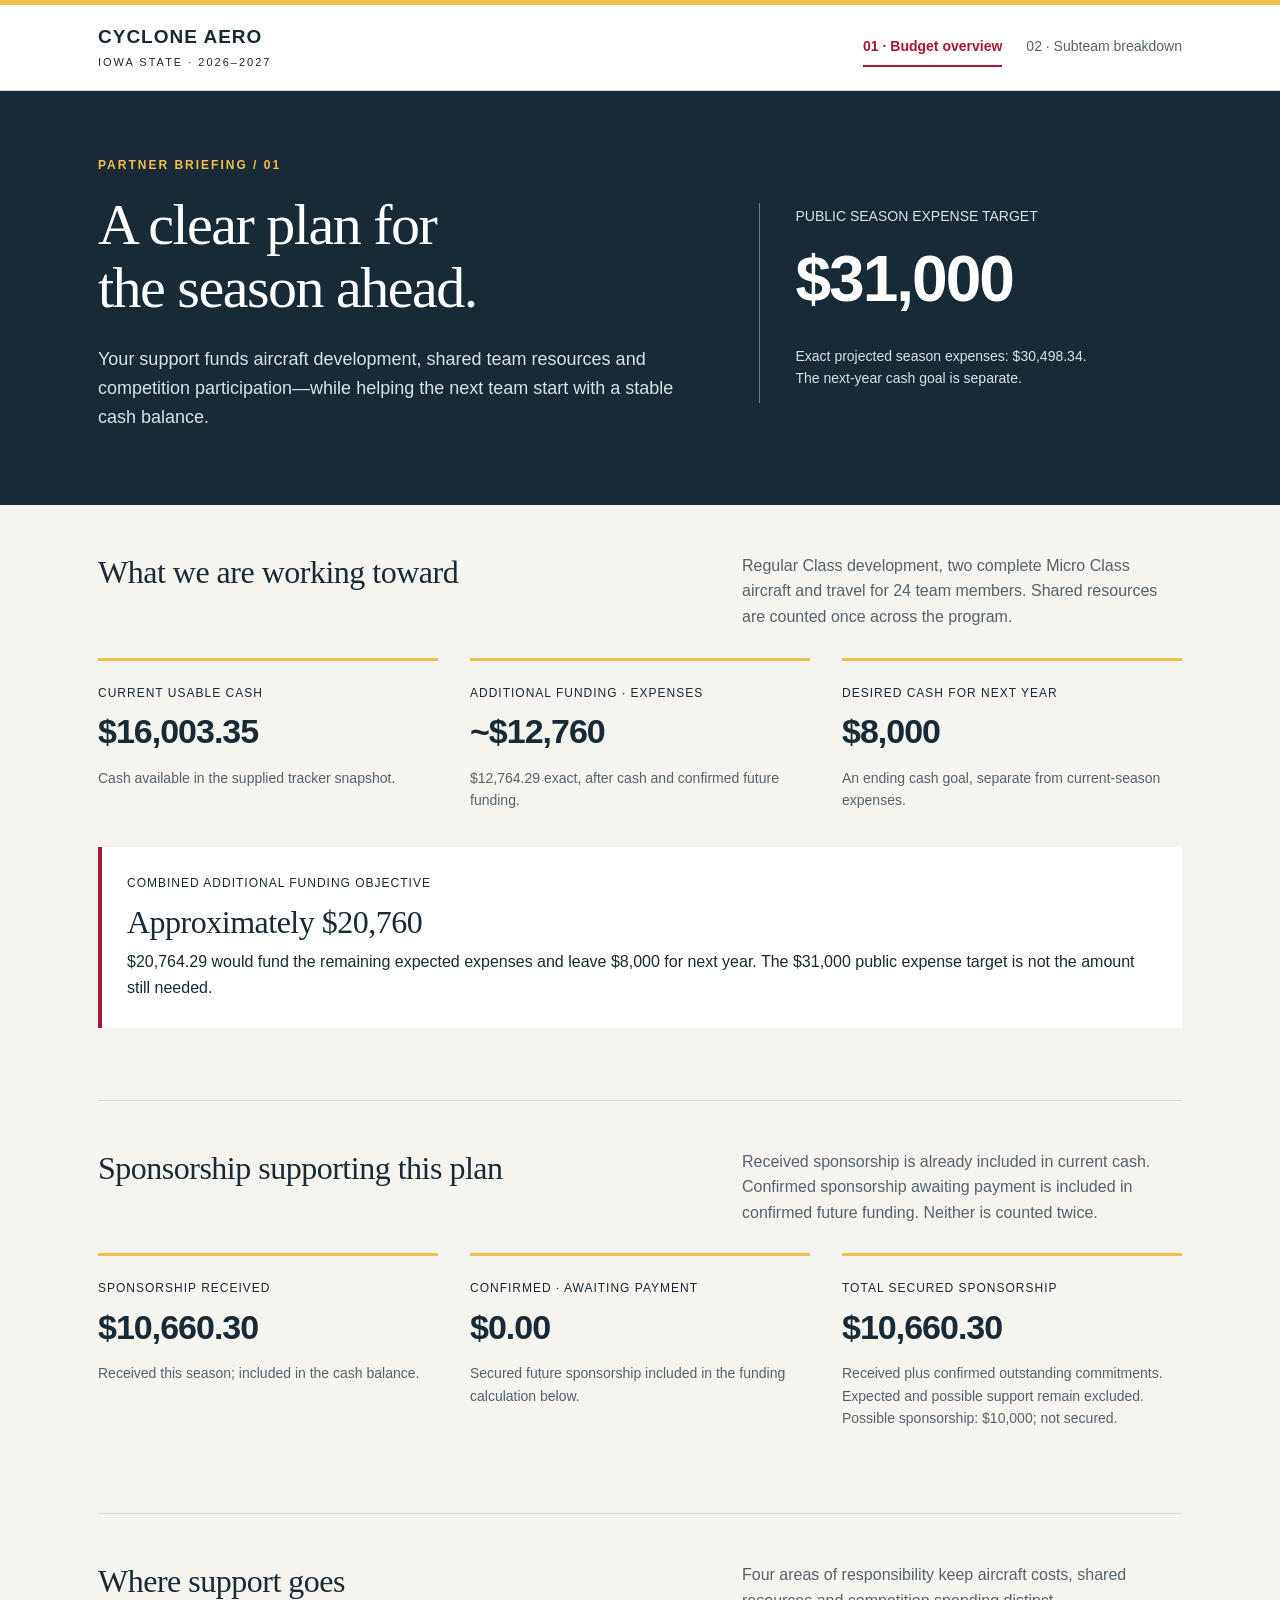
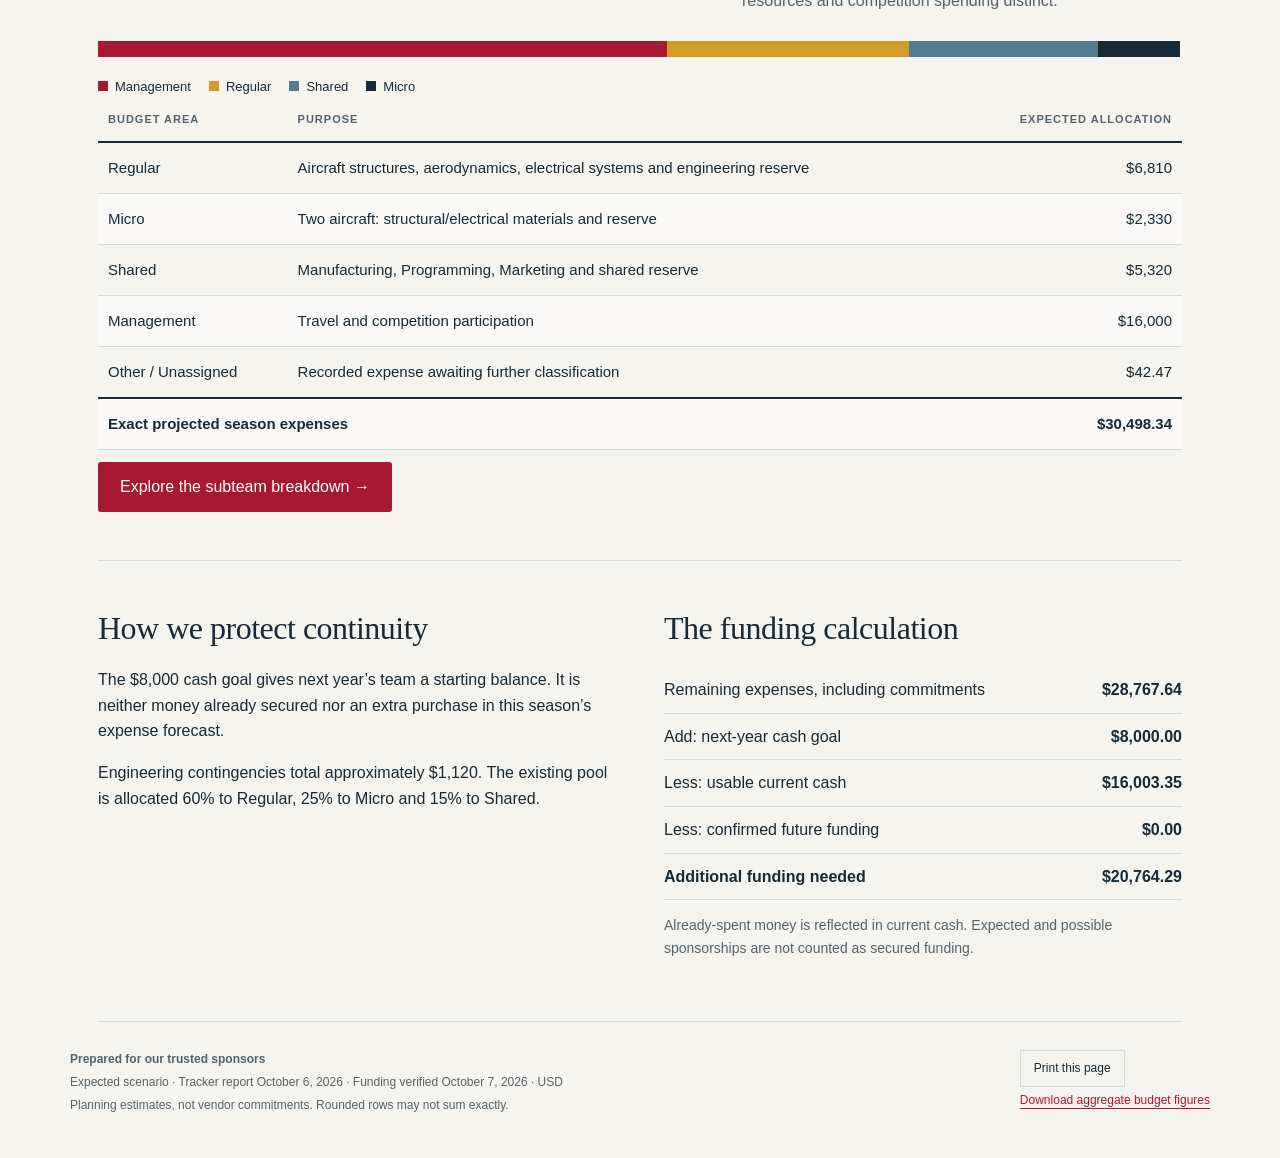
<file: index.html>
<!doctype html><html lang="en"><head><meta charset="utf-8"><meta name="viewport" content="width=device-width,initial-scale=1"><meta name="robots" content="noindex,nofollow"><meta name="description" content="Cyclone Aero Design 2026–2027 budget briefing for trusted sponsors. Budget overview and subteam allocations."><title>Budget overview | Cyclone Aero</title><link rel="stylesheet" href="styles.css"></head><body><header><div class="wrap header"><a class="brand" href="index.html">CYCLONE AERO<small>IOWA STATE · 2026–2027</small></a><nav aria-label="Sponsor briefing"><a href="index.html" aria-current="page">01 · Budget overview</a><a href="subteams.html" >02 · Subteam breakdown</a></nav></div></header><main><section class="hero"><div class="wrap hero-grid"><div><div class="eyebrow">Partner briefing / 01</div><h1>A clear plan for<br>the season ahead.</h1><p>Your support funds aircraft development, shared team resources and competition participation—while helping the next team start with a stable cash balance.</p></div><div class="hero-number"><span>PUBLIC SEASON EXPENSE TARGET</span><strong>$31,000</strong><p>Exact projected season expenses: $30,498.34.<br>The next-year cash goal is separate.</p></div></div></section><div class="wrap"><section class="section"><div class="sectionhead"><h2>What we are working toward</h2><p>Regular Class development, two complete Micro Class aircraft and travel for 24 team members. Shared resources are counted once across the program.</p></div><div class="metrics"><div class="metric"><span class="label">Current usable cash</span><strong>$16,003.35</strong><p>Cash available in the supplied tracker snapshot.</p></div><div class="metric"><span class="label">Additional funding · expenses</span><strong>~$12,760</strong><p>$12,764.29 exact, after cash and confirmed future funding.</p></div><div class="metric"><span class="label">Desired cash for next year</span><strong>$8,000</strong><p>An ending cash goal, separate from current-season expenses.</p></div></div><div class="callout"><span class="label">Combined additional funding objective</span><h2 style="margin:8px 0">Approximately $20,760</h2><p>$20,764.29 would fund the remaining expected expenses and leave $8,000 for next year. The $31,000 public expense target is not the amount still needed.</p></div></section><section class="section"><div class="sectionhead"><h2>Sponsorship supporting this plan</h2><p>Received sponsorship is already included in current cash. Confirmed sponsorship awaiting payment is included in confirmed future funding. Neither is counted twice.</p></div><div class="metrics"><div class="metric"><span class="label">Sponsorship received</span><strong>$10,660.30</strong><p>Received this season; included in the cash balance.</p></div><div class="metric"><span class="label">Confirmed · awaiting payment</span><strong>$0.00</strong><p>Secured future sponsorship included in the funding calculation below.</p></div><div class="metric"><span class="label">Total secured sponsorship</span><strong>$10,660.30</strong><p>Received plus confirmed outstanding commitments. Expected and possible support remain excluded. Possible sponsorship: $10,000; not secured.</p></div></div></section><section class="section"><div class="sectionhead"><h2>Where support goes</h2><p>Four areas of responsibility keep aircraft costs, shared resources and competition spending distinct.</p></div><div class="bar" aria-label="Budget distribution by area"><span style="width:52.4619%;background:#a71930" title="Management"></span><span style="width:22.3148%;background:#d39c29" title="Regular"></span><span style="width:17.4315%;background:#557b8f" title="Shared"></span><span style="width:7.6526%;background:#172a35" title="Micro"></span></div><div class="legend"><span><i class="dot" style="background:#a71930"></i>Management</span><span><i class="dot" style="background:#d39c29"></i>Regular</span><span><i class="dot" style="background:#557b8f"></i>Shared</span><span><i class="dot" style="background:#172a35"></i>Micro</span></div><div class="table-wrap"><table><thead><tr><th>Budget area</th><th>Purpose</th><th class="num">Expected allocation</th></tr></thead><tbody><tr><td>Regular</td><td>Aircraft structures, aerodynamics, electrical systems and engineering reserve</td><td class="num">$6,810</td></tr><tr><td>Micro</td><td>Two aircraft: structural/electrical materials and reserve</td><td class="num">$2,330</td></tr><tr><td>Shared</td><td>Manufacturing, Programming, Marketing and shared reserve</td><td class="num">$5,320</td></tr><tr><td>Management</td><td>Travel and competition participation</td><td class="num">$16,000</td></tr><tr><td>Other / Unassigned</td><td>Recorded expense awaiting further classification</td><td class="num">$42.47</td></tr><tr class="total"><td colspan="2">Exact projected season expenses</td><td class="num">$30,498.34</td></tr></tbody></table></div><a class="action" href="subteams.html">Explore the subteam breakdown →</a></section><section class="section split"><div><h2>How we protect continuity</h2><p>The $8,000 cash goal gives next year’s team a starting balance. It is neither money already secured nor an extra purchase in this season’s expense forecast.</p><p>Engineering contingencies total approximately $1,120. The existing pool is allocated 60% to Regular, 25% to Micro and 15% to Shared.</p></div><div><h2>The funding calculation</h2><div class="ledgerline"><span>Remaining expenses, including commitments</span><strong>$28,767.64</strong></div><div class="ledgerline"><span>Add: next-year cash goal</span><strong>$8,000.00</strong></div><div class="ledgerline"><span>Less: usable current cash</span><strong>$16,003.35</strong></div><div class="ledgerline"><span>Less: confirmed future funding</span><strong>$0.00</strong></div><div class="ledgerline"><strong>Additional funding needed</strong><strong>$20,764.29</strong></div><p class="muted">Already-spent money is reflected in current cash. Expected and possible sponsorships are not counted as secured funding.</p></div></section></div></main><footer class="wrap footer"><div><strong>Prepared for our trusted sponsors</strong><p>Expected scenario · Tracker report October 6, 2026 · Funding verified October 7, 2026 · USD</p><p>Planning estimates, not vendor commitments. Rounded rows may not sum exactly.</p></div><div><button onclick="window.print()">Print this page</button><p><a href="budget-summary.json" download>Download aggregate budget figures</a></p></div></footer></body></html>
</file>
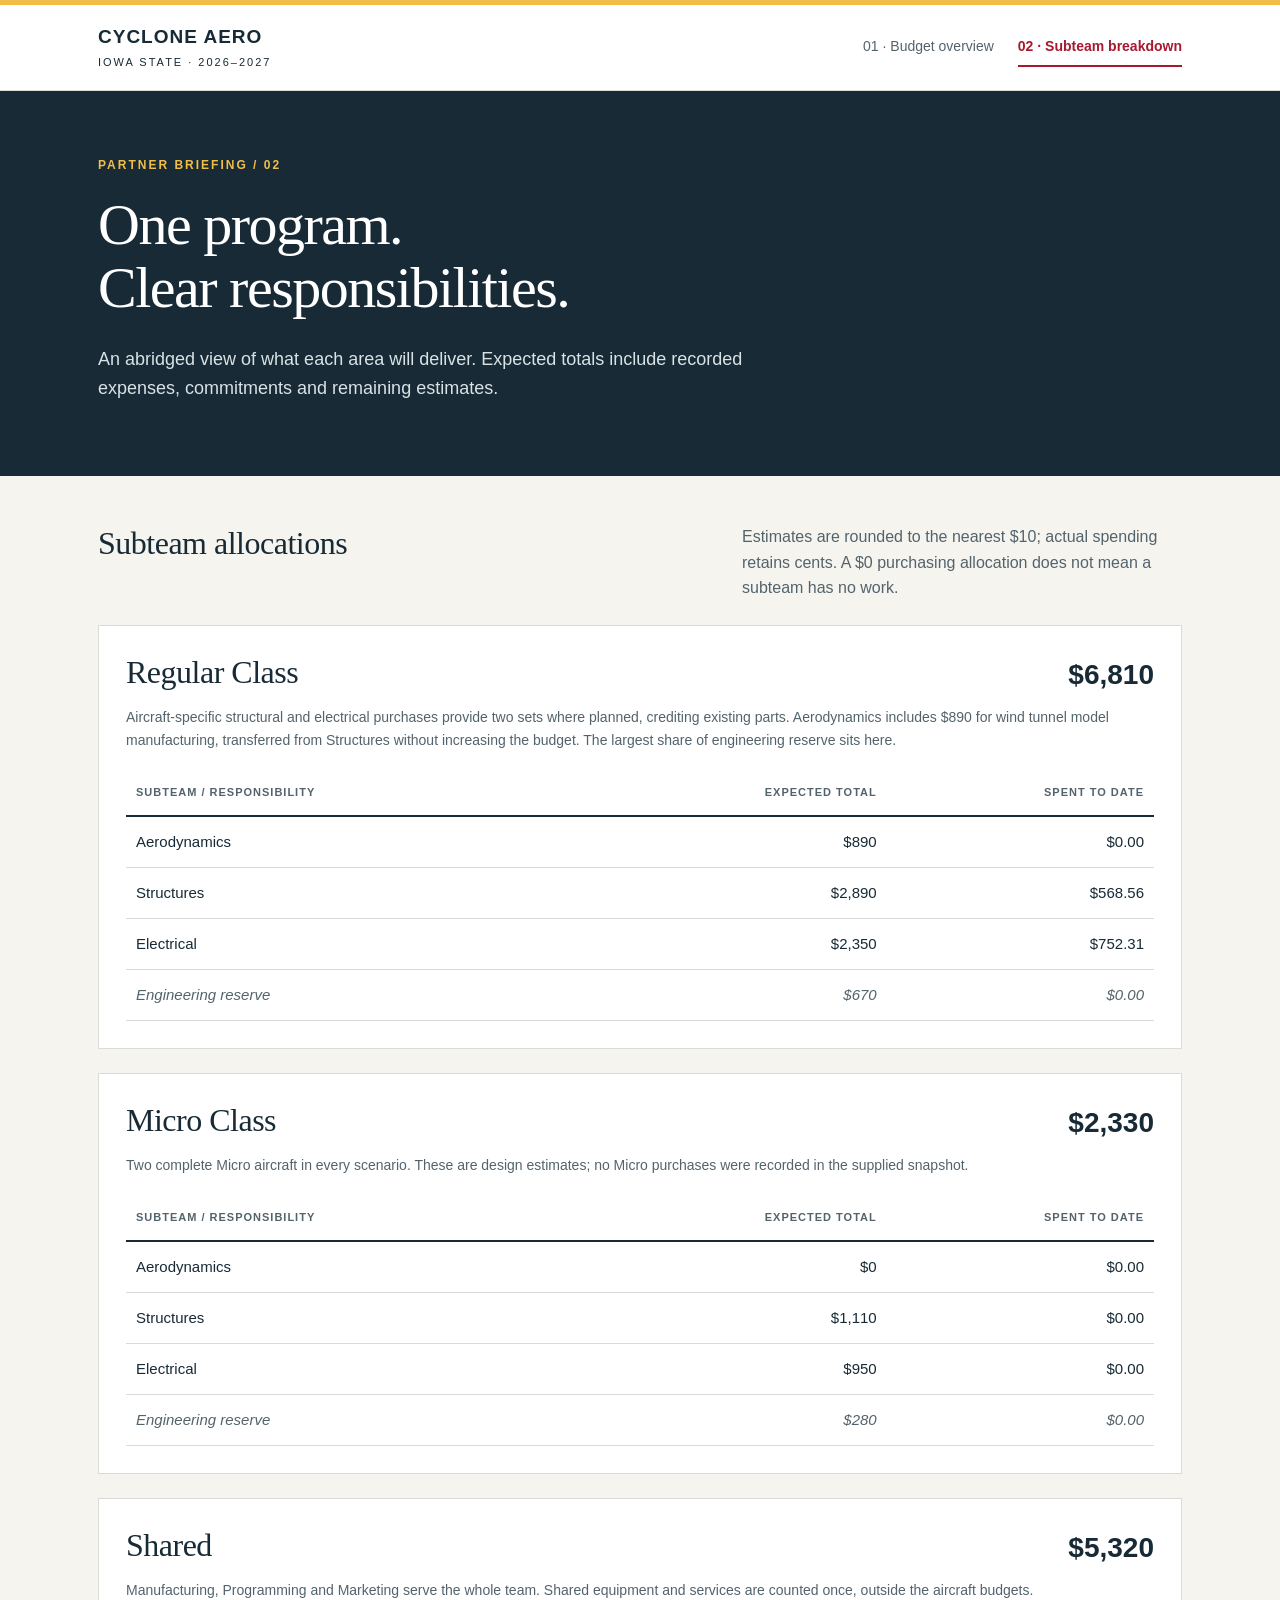
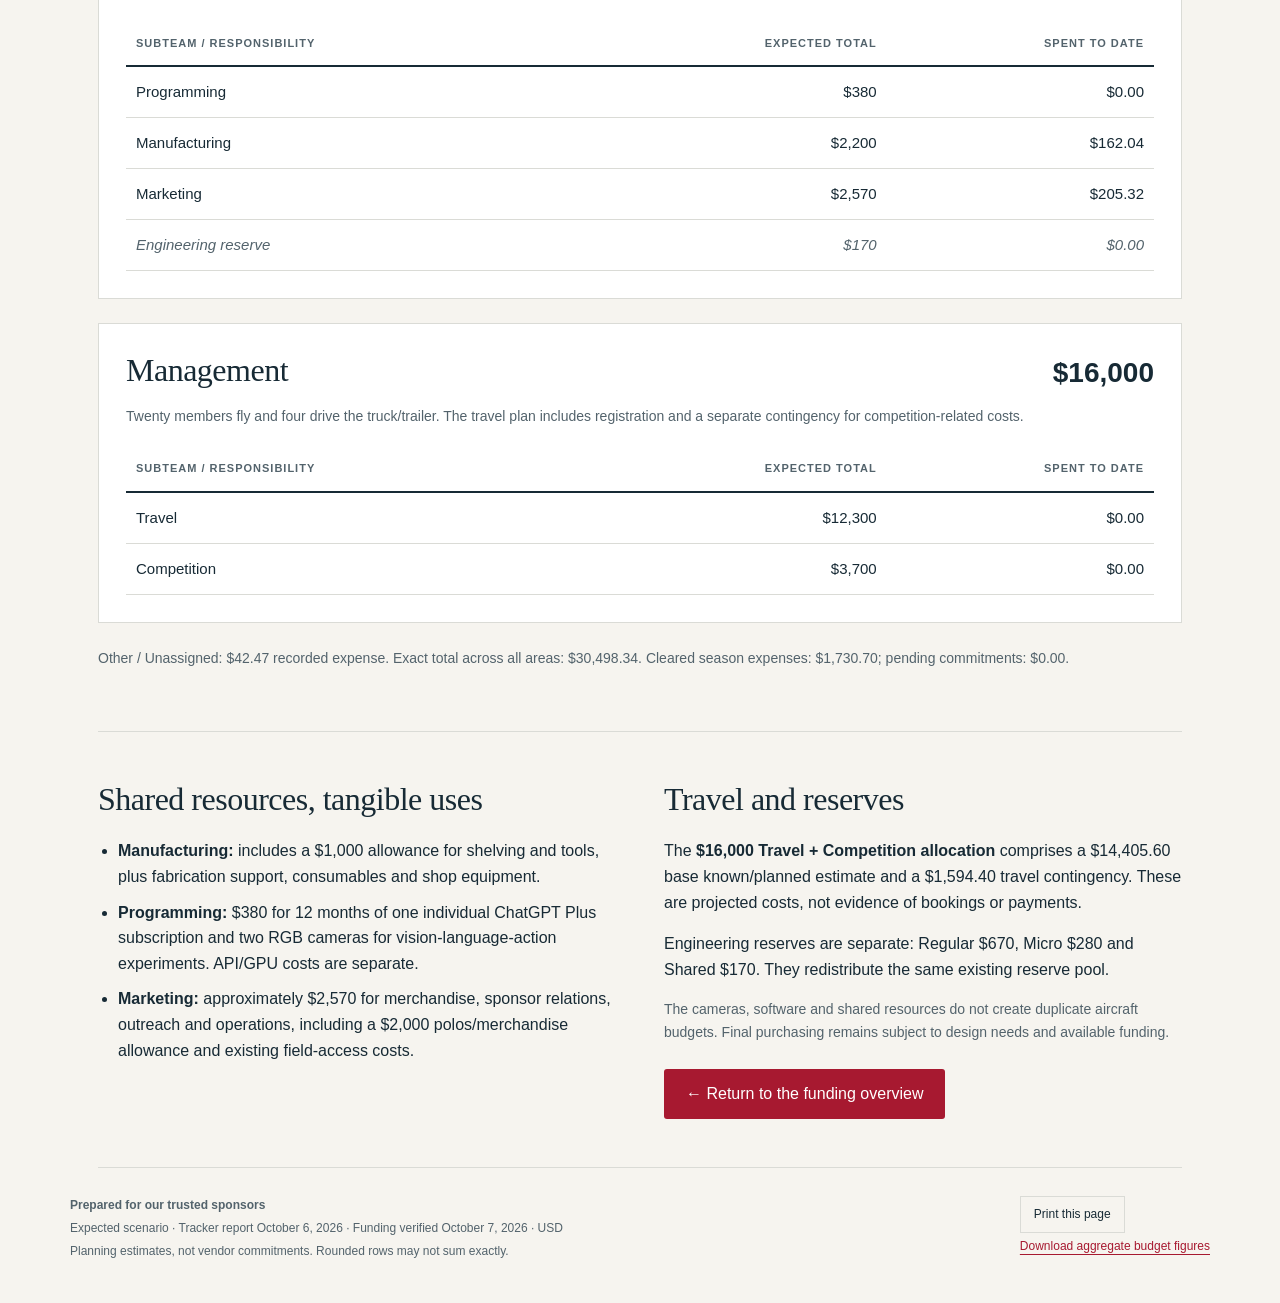
<file: subteams.html>
<!doctype html><html lang="en"><head><meta charset="utf-8"><meta name="viewport" content="width=device-width,initial-scale=1"><meta name="robots" content="noindex,nofollow"><meta name="description" content="Cyclone Aero Design 2026–2027 budget briefing for trusted sponsors. Budget overview and subteam allocations."><title>Subteam breakdown | Cyclone Aero</title><link rel="stylesheet" href="styles.css"></head><body><header><div class="wrap header"><a class="brand" href="index.html">CYCLONE AERO<small>IOWA STATE · 2026–2027</small></a><nav aria-label="Sponsor briefing"><a href="index.html" >01 · Budget overview</a><a href="subteams.html" aria-current="page">02 · Subteam breakdown</a></nav></div></header><main><section class="hero"><div class="wrap"><div class="eyebrow">Partner briefing / 02</div><h1>One program.<br>Clear responsibilities.</h1><p>An abridged view of what each area will deliver. Expected totals include recorded expenses, commitments and remaining estimates.</p></div></section><div class="wrap"><section class="section"><div class="sectionhead"><h2>Subteam allocations</h2><p>Estimates are rounded to the nearest $10; actual spending retains cents. A $0 purchasing allocation does not mean a subteam has no work.</p></div><section class="group"><div class="group-head"><h2>Regular Class</h2><strong>$6,810</strong></div><p class="muted">Aircraft-specific structural and electrical purchases provide two sets where planned, crediting existing parts. Aerodynamics includes $890 for wind tunnel model manufacturing, transferred from Structures without increasing the budget. The largest share of engineering reserve sits here.</p><div class="table-wrap"><table><thead><tr><th>Subteam / responsibility</th><th class="num">Expected total</th><th class="num">Spent to date</th></tr></thead><tbody><tr class=""><td>Aerodynamics</td><td class="num">$890</td><td class="num">$0.00</td></tr><tr class=""><td>Structures</td><td class="num">$2,890</td><td class="num">$568.56</td></tr><tr class=""><td>Electrical</td><td class="num">$2,350</td><td class="num">$752.31</td></tr><tr class="reserve"><td>Engineering reserve</td><td class="num">$670</td><td class="num">$0.00</td></tr></tbody></table></div></section><section class="group"><div class="group-head"><h2>Micro Class</h2><strong>$2,330</strong></div><p class="muted">Two complete Micro aircraft in every scenario. These are design estimates; no Micro purchases were recorded in the supplied snapshot.</p><div class="table-wrap"><table><thead><tr><th>Subteam / responsibility</th><th class="num">Expected total</th><th class="num">Spent to date</th></tr></thead><tbody><tr class=""><td>Aerodynamics</td><td class="num">$0</td><td class="num">$0.00</td></tr><tr class=""><td>Structures</td><td class="num">$1,110</td><td class="num">$0.00</td></tr><tr class=""><td>Electrical</td><td class="num">$950</td><td class="num">$0.00</td></tr><tr class="reserve"><td>Engineering reserve</td><td class="num">$280</td><td class="num">$0.00</td></tr></tbody></table></div></section><section class="group"><div class="group-head"><h2>Shared</h2><strong>$5,320</strong></div><p class="muted">Manufacturing, Programming and Marketing serve the whole team. Shared equipment and services are counted once, outside the aircraft budgets.</p><div class="table-wrap"><table><thead><tr><th>Subteam / responsibility</th><th class="num">Expected total</th><th class="num">Spent to date</th></tr></thead><tbody><tr class=""><td>Programming</td><td class="num">$380</td><td class="num">$0.00</td></tr><tr class=""><td>Manufacturing</td><td class="num">$2,200</td><td class="num">$162.04</td></tr><tr class=""><td>Marketing</td><td class="num">$2,570</td><td class="num">$205.32</td></tr><tr class="reserve"><td>Engineering reserve</td><td class="num">$170</td><td class="num">$0.00</td></tr></tbody></table></div></section><section class="group"><div class="group-head"><h2>Management</h2><strong>$16,000</strong></div><p class="muted">Twenty members fly and four drive the truck/trailer. The travel plan includes registration and a separate contingency for competition-related costs.</p><div class="table-wrap"><table><thead><tr><th>Subteam / responsibility</th><th class="num">Expected total</th><th class="num">Spent to date</th></tr></thead><tbody><tr class=""><td>Travel</td><td class="num">$12,300</td><td class="num">$0.00</td></tr><tr class=""><td>Competition</td><td class="num">$3,700</td><td class="num">$0.00</td></tr></tbody></table></div></section><p class="muted">Other / Unassigned: $42.47 recorded expense. Exact total across all areas: $30,498.34. Cleared season expenses: $1,730.70; pending commitments: $0.00.</p></section><section class="section split"><div><h2>Shared resources, tangible uses</h2><ul><li><strong>Manufacturing:</strong> includes a $1,000 allowance for shelving and tools, plus fabrication support, consumables and shop equipment.</li><li><strong>Programming:</strong> $380 for 12 months of one individual ChatGPT Plus subscription and two RGB cameras for vision-language-action experiments. API/GPU costs are separate.</li><li><strong>Marketing:</strong> approximately $2,570 for merchandise, sponsor relations, outreach and operations, including a $2,000 polos/merchandise allowance and existing field-access costs.</li></ul></div><div><h2>Travel and reserves</h2><p>The <strong>$16,000 Travel + Competition allocation</strong> comprises a $14,405.60 base known/planned estimate and a $1,594.40 travel contingency. These are projected costs, not evidence of bookings or payments.</p><p>Engineering reserves are separate: Regular $670, Micro $280 and Shared $170. They redistribute the same existing reserve pool.</p><p class="muted">The cameras, software and shared resources do not create duplicate aircraft budgets. Final purchasing remains subject to design needs and available funding.</p><a class="action" href="index.html">← Return to the funding overview</a></div></section></div></main><footer class="wrap footer"><div><strong>Prepared for our trusted sponsors</strong><p>Expected scenario · Tracker report October 6, 2026 · Funding verified October 7, 2026 · USD</p><p>Planning estimates, not vendor commitments. Rounded rows may not sum exactly.</p></div><div><button onclick="window.print()">Print this page</button><p><a href="budget-summary.json" download>Download aggregate budget figures</a></p></div></footer></body></html>
</file>
<file: styles.css>
*{box-sizing:border-box} :root{--red:#a71930;--ink:#172a35;--gold:#f1be48;--paper:#f6f4ef;--line:#dadbd6;--muted:#53636c}body{margin:0;background:var(--paper);color:var(--ink);font:16px/1.6 "Segoe UI",Arial,sans-serif}a{color:var(--red);text-underline-offset:4px}a:focus-visible,button:focus-visible{outline:3px solid var(--gold);outline-offset:5px}.wrap{max-width:1140px;margin:auto;padding:0 28px}header{background:white;border-top:5px solid var(--gold);border-bottom:1px solid var(--line)}.header{display:flex;align-items:center;justify-content:space-between;gap:24px;padding-top:21px;padding-bottom:21px}.brand{color:var(--ink);text-decoration:none;font-size:19px;font-weight:800;letter-spacing:1px;line-height:1.2}.brand small{display:block;font-size:11px;font-weight:500;letter-spacing:2px;margin-top:7px}nav{display:flex;gap:24px}nav a{color:var(--muted);font-size:14px;text-decoration:none;padding:7px 0}nav a[aria-current=page]{color:var(--red);border-bottom:2px solid var(--red);font-weight:700}.eyebrow{font-size:12px;letter-spacing:2px;text-transform:uppercase;font-weight:700}.hero{background:var(--ink);color:white;padding:65px 0 55px}.hero .eyebrow{color:var(--gold)}h1{font:normal clamp(36px,5vw,58px)/1.08 Georgia,serif;letter-spacing:-1.5px;max-width:760px;margin:19px 0 26px}h2{font:normal 32px/1.2 Georgia,serif;letter-spacing:-.5px;margin:0 0 20px}h3{font-size:18px;margin:0 0 12px}.hero p{color:#d9e2e5;max-width:690px;font-size:18px}.hero-grid{display:grid;grid-template-columns:1.4fr 1fr;gap:70px;align-items:center}.hero-number{border-left:1px solid #69808c;padding-left:35px}.hero-number strong{display:block;font-size:clamp(44px,5vw,66px);font-weight:600;letter-spacing:-2px;font-variant-numeric:tabular-nums}.hero-number span{font-size:14px;color:#d9e2e5}.hero-number p{font-size:14px}.section{padding:48px 0;border-bottom:1px solid var(--line)}.sectionhead{display:flex;justify-content:space-between;gap:30px;align-items:start}.sectionhead p{max-width:440px;margin:0;color:var(--muted)}.metrics{display:grid;grid-template-columns:repeat(3,1fr);gap:32px;margin:28px 0}.metric{border-top:3px solid var(--gold);padding-top:18px}.metric strong{display:block;font-size:34px;font-weight:600;letter-spacing:-1px;font-variant-numeric:tabular-nums}.metric p{font-size:14px;color:var(--muted);margin:8px 0}.label{font-size:12px;text-transform:uppercase;letter-spacing:1px}.callout{border-left:4px solid var(--red);background:white;padding:22px 25px;margin:24px 0}.callout p{margin:5px 0}.split{display:grid;grid-template-columns:1fr 1fr;gap:48px}.muted{color:var(--muted);font-size:14px}.table-wrap{overflow-x:auto}table{width:100%;border-collapse:collapse;font-size:15px}th{font-size:11px;text-transform:uppercase;letter-spacing:1px;color:var(--muted);text-align:left;border-bottom:2px solid var(--ink)}th,td{padding:13px 10px;vertical-align:top}td{border-bottom:1px solid var(--line)}.num{text-align:right;font-variant-numeric:tabular-nums;white-space:nowrap}tbody tr:nth-child(even){background:#ffffff80}.total td{font-weight:700;border-top:2px solid var(--ink)}.group{background:white;border:1px solid var(--line);padding:27px;margin:24px 0}.group-head{display:flex;justify-content:space-between;align-items:start;gap:20px}.group-head strong{font-size:28px;white-space:nowrap;font-variant-numeric:tabular-nums}.group-head h2{margin-bottom:10px}.group p{margin:5px 0 20px}.group table{table-layout:fixed;min-width:450px}.group th:first-child{width:44%}.group th:nth-child(2){width:30%}.group th:nth-child(3){width:26%}.reserve td{font-style:italic;color:var(--muted)}.action{display:inline-block;background:var(--red);color:white;padding:12px 22px;text-decoration:none;border-radius:3px;margin-top:12px}.ledgerline{display:flex;justify-content:space-between;gap:20px;padding:10px 0;border-bottom:1px solid var(--line)}.ledgerline strong{font-variant-numeric:tabular-nums;white-space:nowrap}.footer{padding:28px 0 38px;display:flex;justify-content:space-between;gap:30px;color:var(--muted);font-size:12px}.footer p{margin:4px 0}button{font:inherit;background:transparent;border:1px solid var(--line);padding:8px 13px;color:var(--ink);cursor:pointer}ul{padding-left:20px}li{margin:10px 0}.bar{display:flex;height:16px;overflow:hidden;margin:20px 0}.bar span{display:block}.legend{display:flex;flex-wrap:wrap;gap:18px;font-size:13px}.dot{display:inline-block;width:10px;height:10px;margin-right:7px} @media(max-width:760px){.hero-grid,.split{grid-template-columns:1fr;gap:26px}.hero-number{border-left:0;border-top:1px solid #69808c;padding:20px 0 0}.hero{padding:35px 0}.wrap{padding-left:20px;padding-right:20px}.header,.sectionhead{align-items:start;flex-direction:column;gap:16px}.metrics{grid-template-columns:1fr;gap:14px}.metric{padding-top:12px}.metric strong{font-size:30px}.section{padding:32px 0}.group{padding:18px}.group-head strong{font-size:23px}.group-head h2{font-size:28px}.footer{flex-direction:column;gap:15px}}@media print{header nav,button,.action{display:none}.hero{background:white;color:var(--ink);padding:20px 0}.hero p,.hero-number span{color:var(--ink)}.hero .eyebrow{color:var(--red)}body{background:white;font-size:11px}.section{padding:20px 0}.group{break-inside:avoid}.wrap{max-width:none}h1{font-size:35px}.footer{padding:15px 0}a{color:inherit}}@media(max-width:760px){.group table{min-width:0;font-size:12px}.group th,.group td{padding:10px 4px}.group th.num{white-space:normal;font-size:10px}.group th:first-child{font-size:10px}}
</file>
